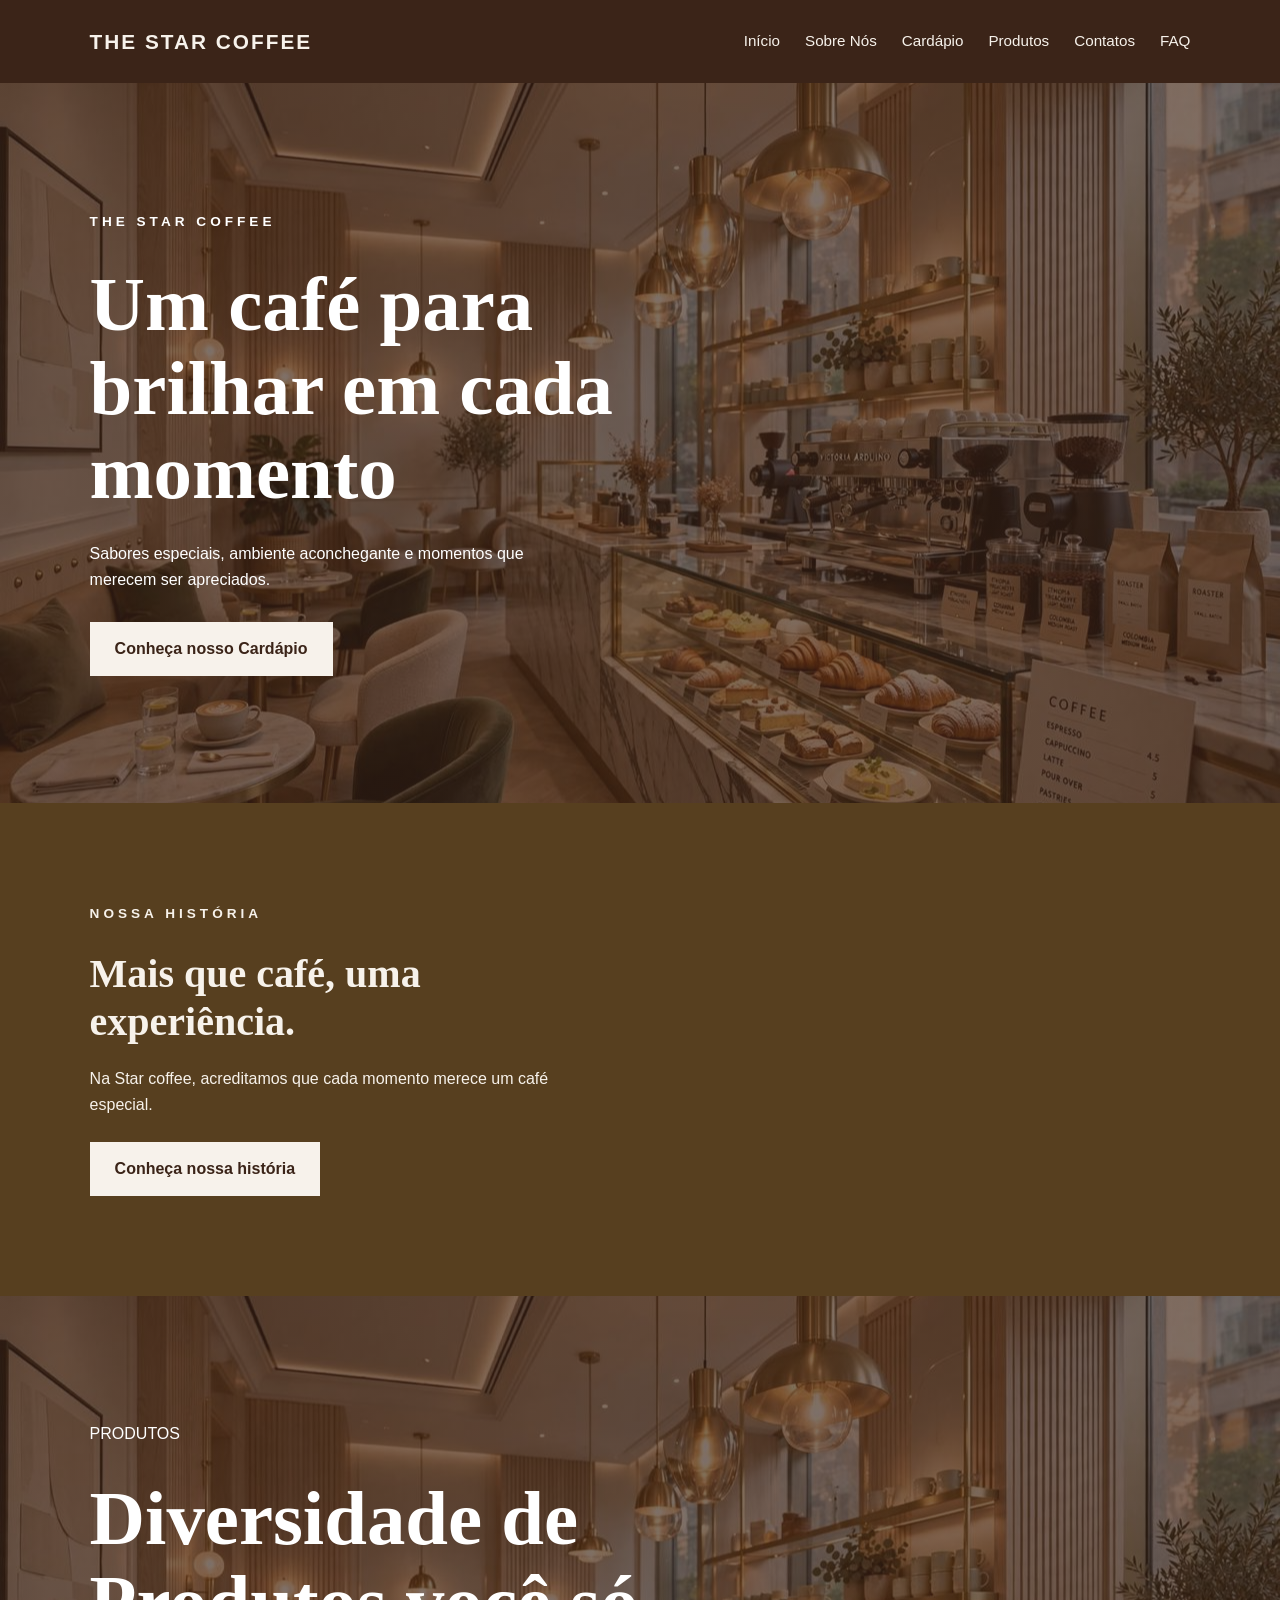
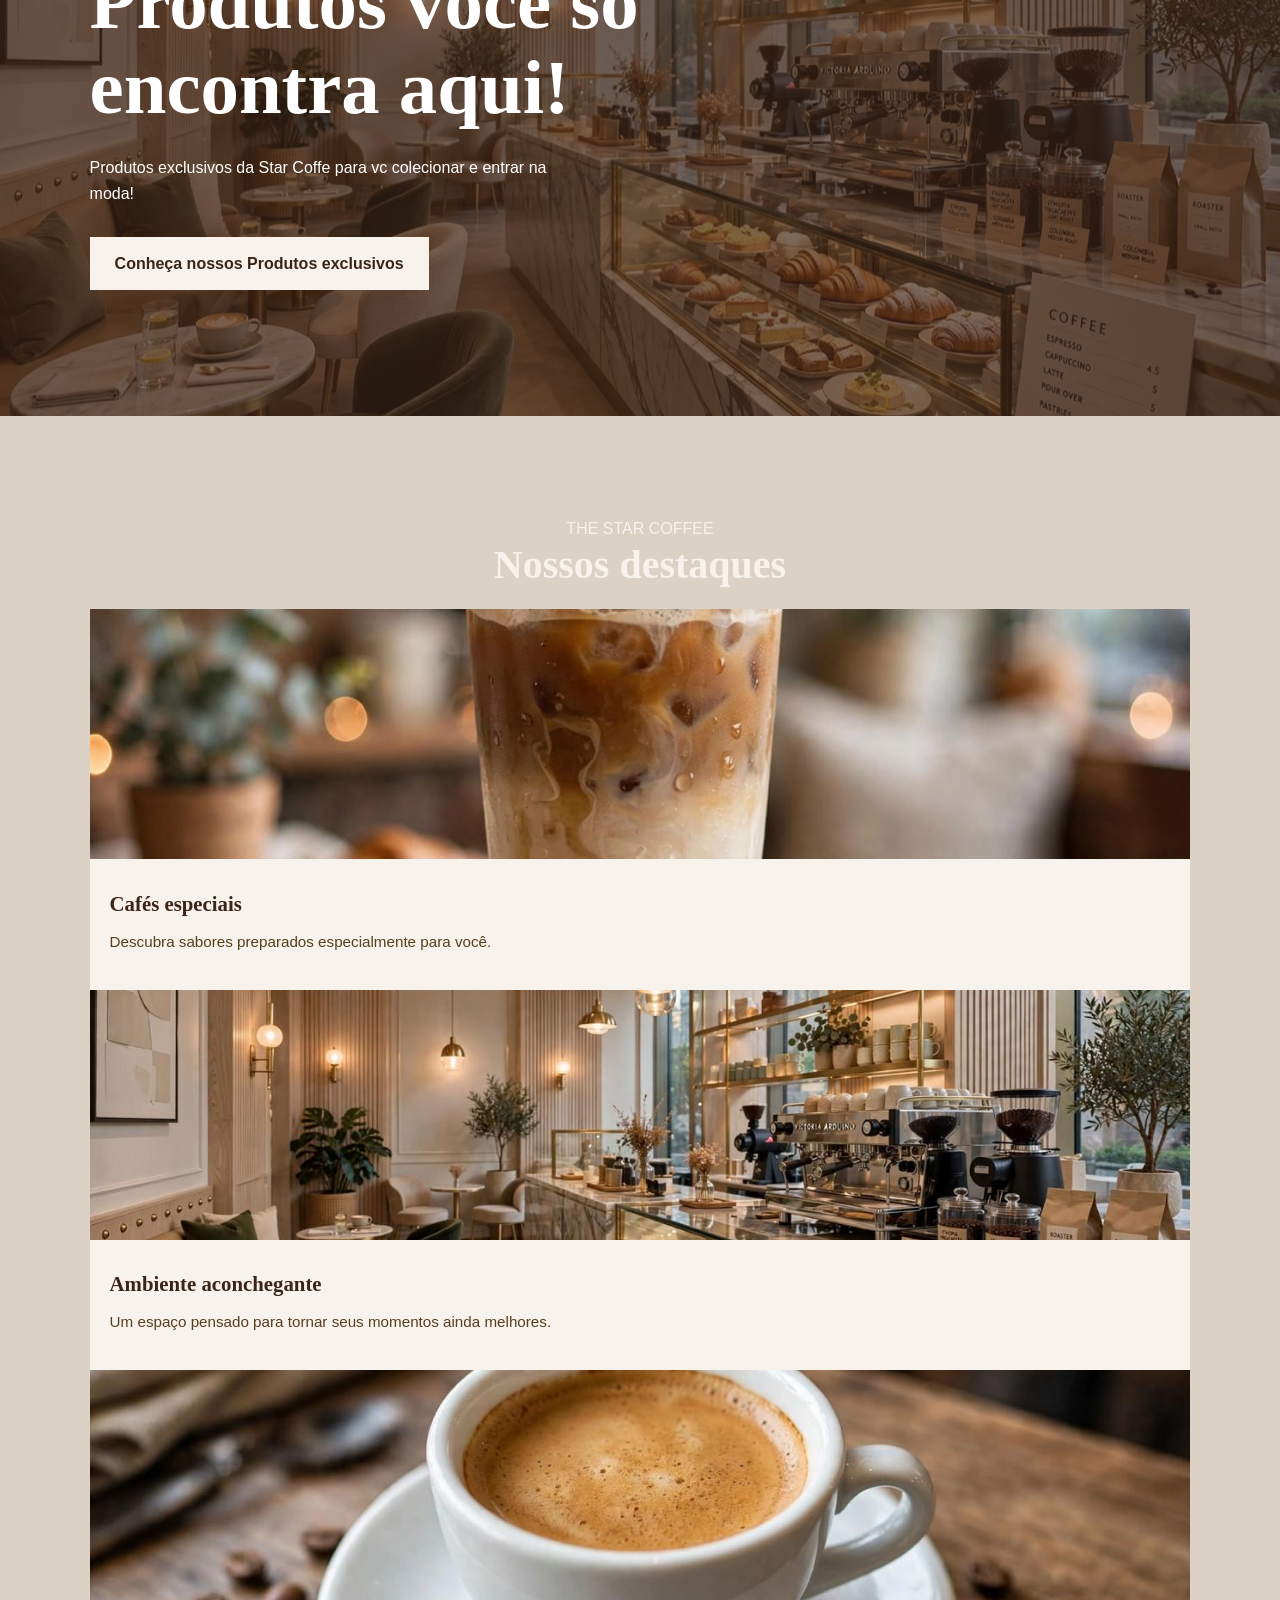
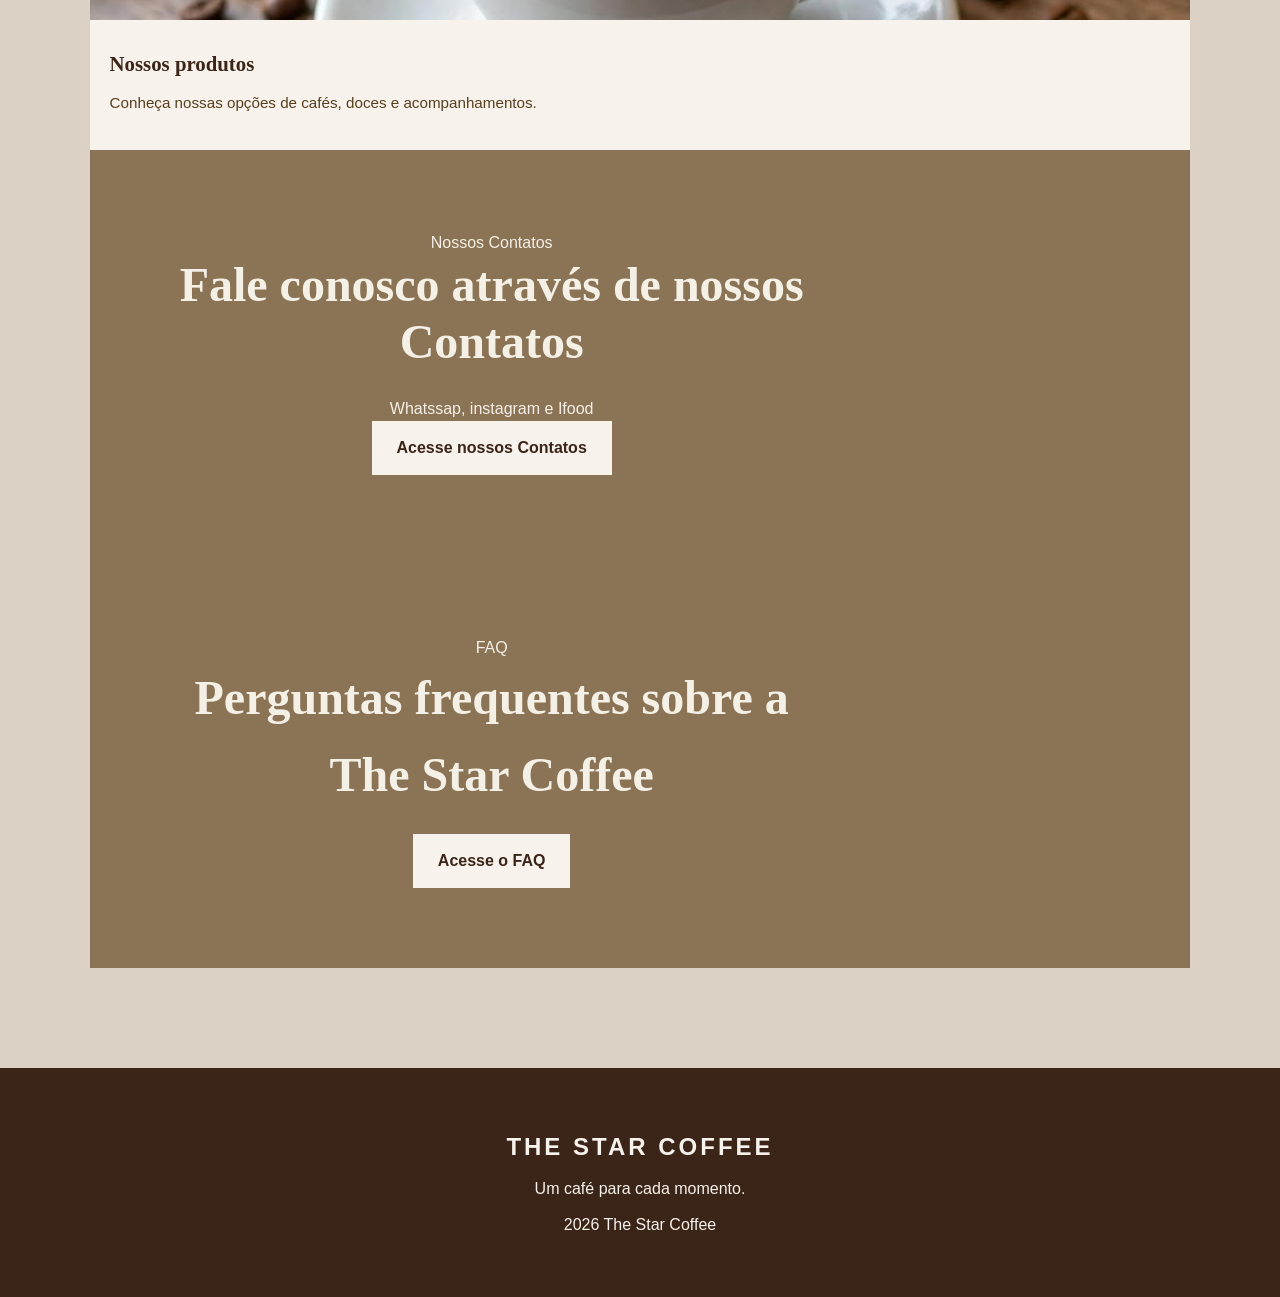
<file: the-star-coffee/index.html>
<!DOCTYPE html>
<html lang="pt-BR">
<head>
    <meta charset="UTF-8">
    <meta name="viewport" content="width=device-width, initial-scale=1.0">
    <title>The Star Coffee</title>
<!--conecta o HTML ao seu arquivo CSS-->
    <link rel="stylesheet" href="./css/style.css">
</head>

<body>
    <!--cabeçalho-->
    <header class="cabecalho">
        <!--link-->
        <!--class=logo - permite estilizar esse link pelo css-->
        <a href="index.html" class="logo">
            THE STAR COFFEE
        </a>
<!--menu-->

        <nav class="menu">
            <a href="index.html">Início</a>
            <a href="sobre.html">Sobre Nós</a>
            <a href="cardapio.html">Cardápio</a>
            <a href="produtos.html">Produtos</a>
            <a href="contato.html">Contatos</a>
            <a href="faq.html">FAQ</a>
        </nav>

    </header>
<!--conteudo principal da página-->
    <main>
        <!--cardápio-->
        <!--hero permite que o css coloque o estilo dessa parte-->
        <section class="hero">
            <!--div = usado para organizar elementos-->
            <div class="hero-conteudo">
                <p class="subtitulo">
                    THE STAR COFFEE
                </p>

                <h1>
                    Um café para brilhar em cada momento
                </h1>

                <p>
                    Sabores especiais, ambiente aconchegante e momentos que merecem ser apreciados.
                </p>

                <a href="cardapio.html" class="botao">
                    Conheça nosso Cardápio
                </a>

            </div>

        </section>
        <!--seção sobre nós-->
        <section class="sobre">
            <div class="sobre-texto">
                <p class="subtitulo">
                    NOSSA HISTÓRIA
                </p>

                <h2>
                    Mais que café, uma experiência.
                </h2>

                <p>
                    Na Star coffee, acreditamos que cada momento merece um café especial.
                </p>

                <a href="sobre.html" class="botao">
                    Conheça nossa história 
                </a>

            </div>

        </section>

        <!--produtos-->
        <section class="hero">
            <div class="hero-conteudo">
                <p class="subtítulo">
                    PRODUTOS
                </p>

                <h1>
                    Diversidade de Produtos você só encontra aqui!
                </h1>

                <p>
                    Produtos exclusivos da Star Coffe para vc colecionar e entrar na moda!
                </p>

                <a href="produtos.html" class="botao">
                    Conheça nossos Produtos exclusivos
                </a>

            </div>

        </section>
        <!--destaques-->
        <section class="destaques">
            <p class="subtítulo">
                THE STAR COFFEE
            </p>

            <h2>
                Nossos destaques
            </h2>

            <div class="cards">
                
                

        <article class="card">
                <img src="img/cafecreme.jpeg" alt="Café especial">

                <div class="card-conteudo">

                    <h3>
                        Cafés especiais
                    </h3>

                    <p>
                        Descubra sabores preparados especialmente para você.
                    </p>

                </div>

            </article>

            <article class="card">
                <img src="img/ambiente.jpeg" alt="Ambiente da Cafeteria">

                <div class="card-conteudo">

                    <h3>
                         Ambiente aconchegante
                    </h3>

                    <p>
                        Um espaço pensado para tornar seus momentos ainda melhores.
                    </p>
                            
                </div>

            </article>

            <article class="card">

                <img src="img/cafeexpresso.jpeg" alt="Produtos da Cafeteria">

                <div class="card-conteudo">

                    <h3>
                        Nossos produtos
                    </h3>

                    <p>
                        Conheça nossas opções de cafés, doces e acompanhamentos.
                    </p>

                </div>

            </article>

            <!--contatos-->

            <section class="contato">
                <div class="hero-conteudo">
                    <p class="subtítulo">
                        Nossos Contatos
                    </p>

                    <h1>
                        Fale conosco através de nossos Contatos
                    </h1>

                    <p>
                        Whatssap, instagram e Ifood
                    </p>

                    <a href="contato.html" class="botao">
                        Acesse nossos Contatos
                    </a>

                </div>

            </section>
            <!--faq-->
            <section class="faq">
                <div class="hero-conteudo">
                    <p class="subtítulo">
                        FAQ
                    </p>

                    <h1>
                        Perguntas frequentes sobre a The Star Coffee
                    </h1>


                    <a href="faq.html" class="botao">
                        Acesse o FAQ
                    </a>

                </div>

            </section>

                

                </article>

            </div>

        </section>

    </main>

    <footer class="rodape">
        <h2>
            THE STAR COFFEE
        </h2>

        <p>
            Um café para cada momento.
        </p>

        <p>
            2026 The Star Coffee
        </p>

    </footer>

    
    
    
</body>
</html>
</file>
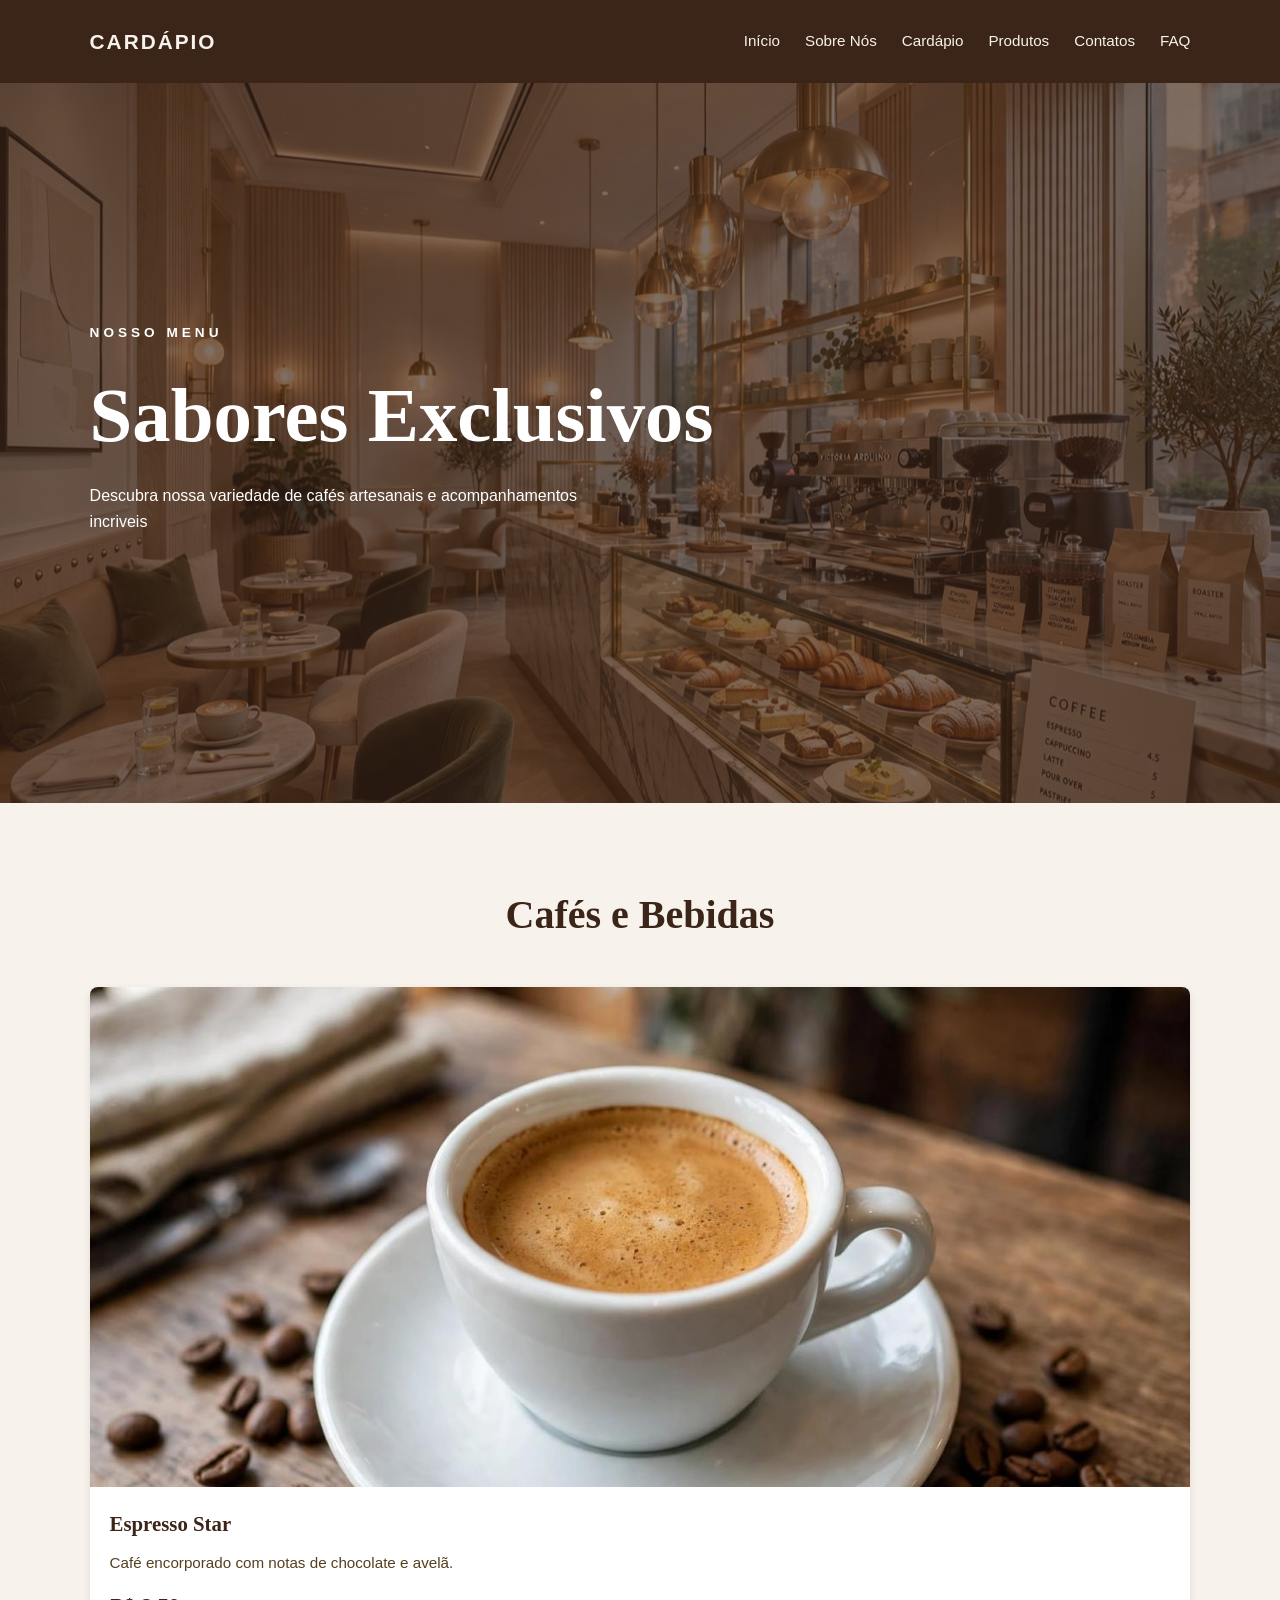
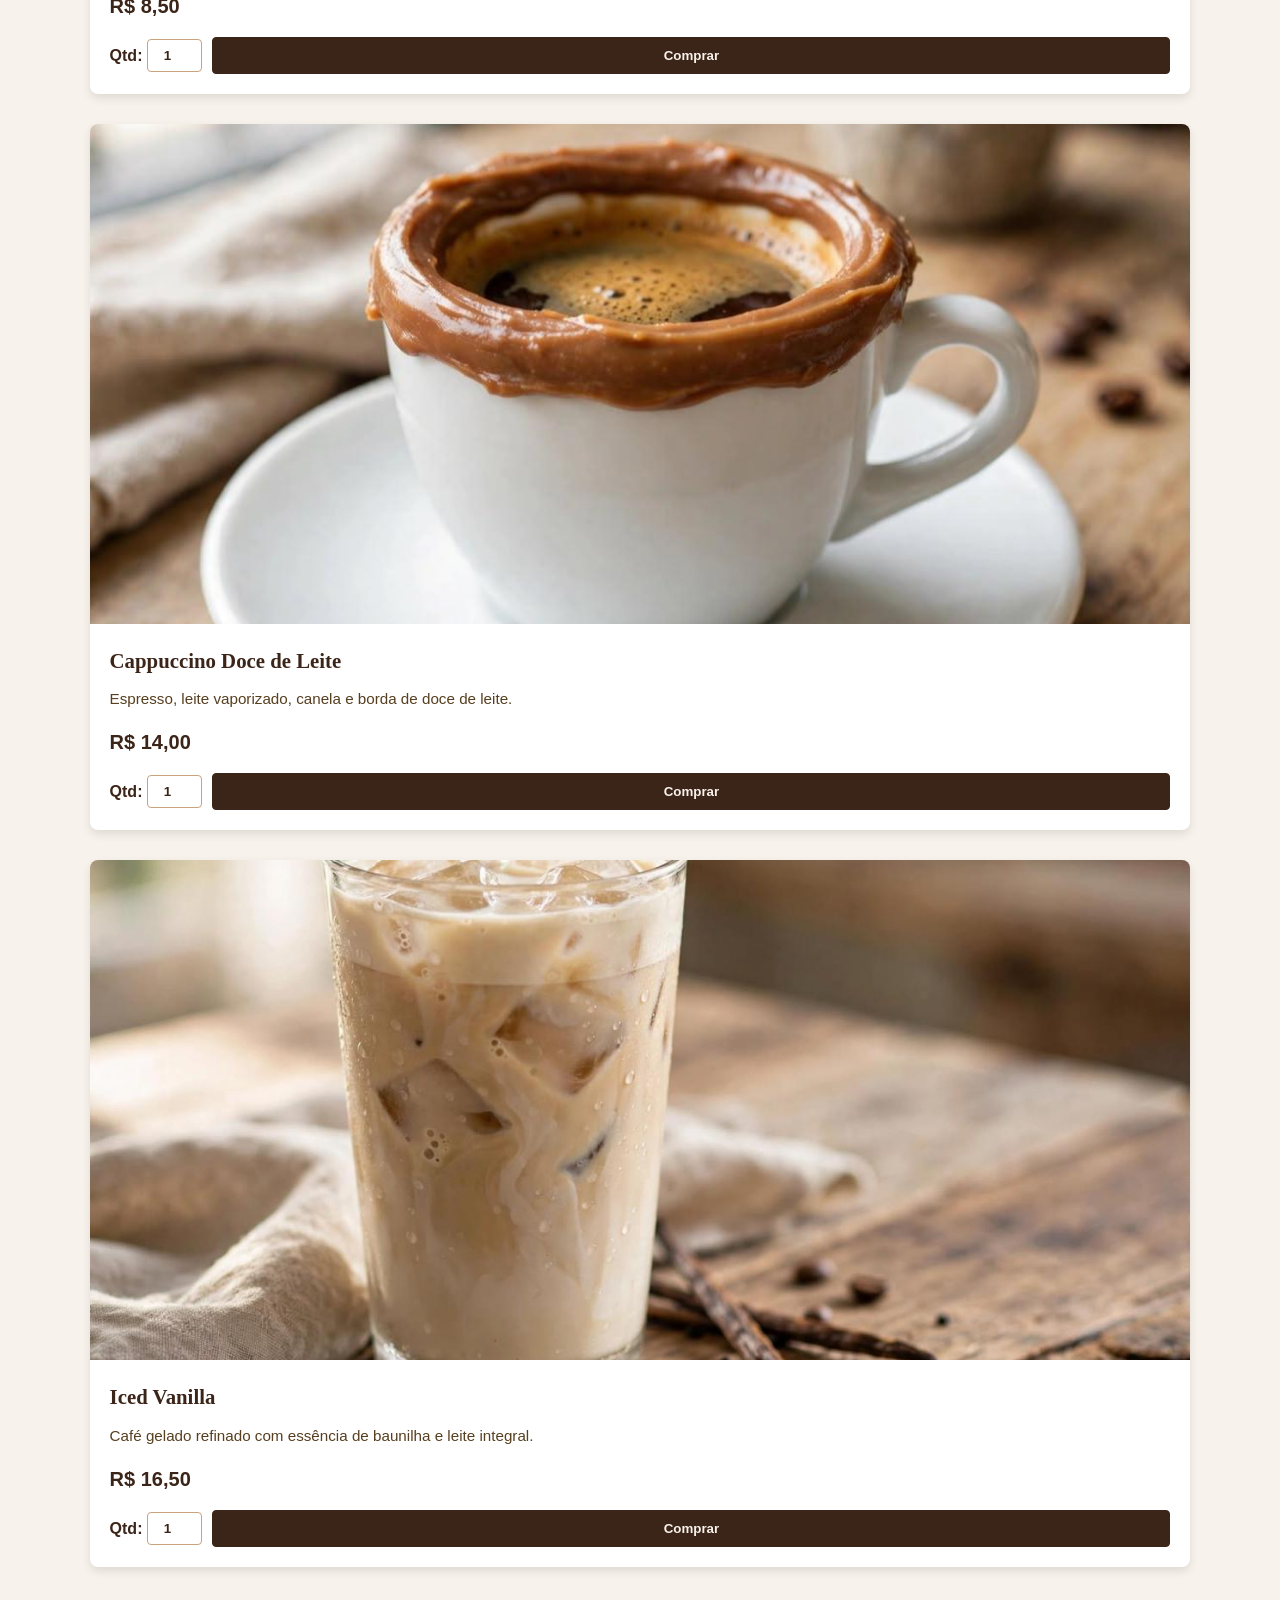
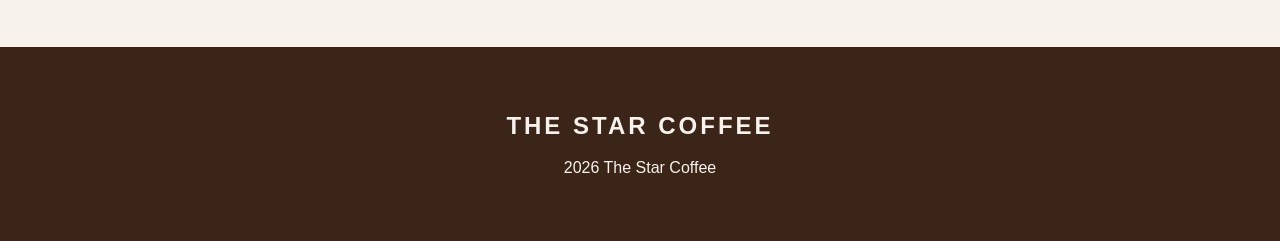
<file: the-star-coffee/cardapio.html>
<!DOCTYPE html>
<html lang="pt-BR">
<head>
    <meta charset="UTF-8">
    <meta name="viewport" content="width=device-width, initial-scale=1.0">
    <title>Cardápio</title>
    <link rel="stylesheet" href="./css/style.css">
</head>

<body>
    <header class="cabecalho">
        <a href="index.html" class="logo">
            CARDÁPIO
        </a>

        <nav class="menu">
            <a href="index.html">Início</a>
            <a href="sobre.html">Sobre Nós</a>
            <a href="cardapio.html">Cardápio</a>
            <a href="produtos.html">Produtos</a>
            <a href="contato.html">Contatos</a>
            <a href="faq.html">FAQ</a>

        </nav>
    </header>

    <main>
        <section class="hero">
            <div class="hero-conteudo">
                <p class="subtitulo">NOSSO MENU</p>
                <h1>Sabores Exclusivos</h1>
                <p>Descubra nossa variedade de cafés artesanais e acompanhamentos incriveis</p>
            </div>
        </section>

        <section class="vitrine">
    <div class="secao-titulo">
        <h2>Cafés e Bebidas</h2>
    </div>

    <div class="grid-produtos">
        <!-- Espresso -->
        <article class="card-produto">
            <img src="img/cafeexpresso.jpeg" alt="Espresso Especial">
            <div class="card-conteudo">
                <h3>Espresso Star</h3>
                <p>Café encorporado com notas de chocolate e avelã.</p>
                <div class="preco-acao">
                    <span class="preco">R$ 8,50</span>
                </div>
                <div class="acoes-compra">
                    <div class="qtd-container">
                        <label for="qtd-espresso">Qtd:</label>
                        <input type="number" id="qtd-espresso" class="qtd-input" value="1" min="1">
                    </div>
                    <button class="btn-comprar">Comprar</button>
                </div>
            </div>
        </article>

        <!-- Cappuccino -->
        <article class="card-produto">
            <img src="img/cafedoceleite.jpeg" alt="Cappuccino Cremoso">
            <div class="card-conteudo">
                <h3>Cappuccino Doce de Leite</h3>
                <p>Espresso, leite vaporizado, canela e borda de doce de leite.</p>
                <div class="preco-acao">
                    <span class="preco">R$ 14,00</span>
                </div>
                <div class="acoes-compra">
                    <div class="qtd-container">
                        <label for="qtd-cappuccino">Qtd:</label>
                        <input type="number" id="qtd-cappuccino" class="qtd-input" value="1" min="1">
                    </div>
                    <button class="btn-comprar">Comprar</button>
                </div>
            </div>
        </article>

        <!-- Iced Vanilla -->
        <article class="card-produto">
            <img src="img/cafebaunilha.jpeg" alt="Iced Coffee (Café Gelado)">
            <div class="card-conteudo">
                <h3>Iced Vanilla</h3>
                <p>Café gelado refinado com essência de baunilha e leite integral.</p>
                <div class="preco-acao">
                    <span class="preco">R$ 16,50</span>
                </div>
                <div class="acoes-compra">
                    <div class="qtd-container">
                        <label for="qtd-iced">Qtd:</label>
                        <input type="number" id="qtd-iced" class="qtd-input" value="1" min="1">
                    </div>
                    <button class="btn-comprar">Comprar</button>
                </div>
            </div>
        </article>
    </div>
</section>
    </main>

    <footer class="rodape">
        <h2>THE STAR COFFEE</h2>
        <p>2026 The Star Coffee</p>
    </footer>
</body>
</html>
</file>
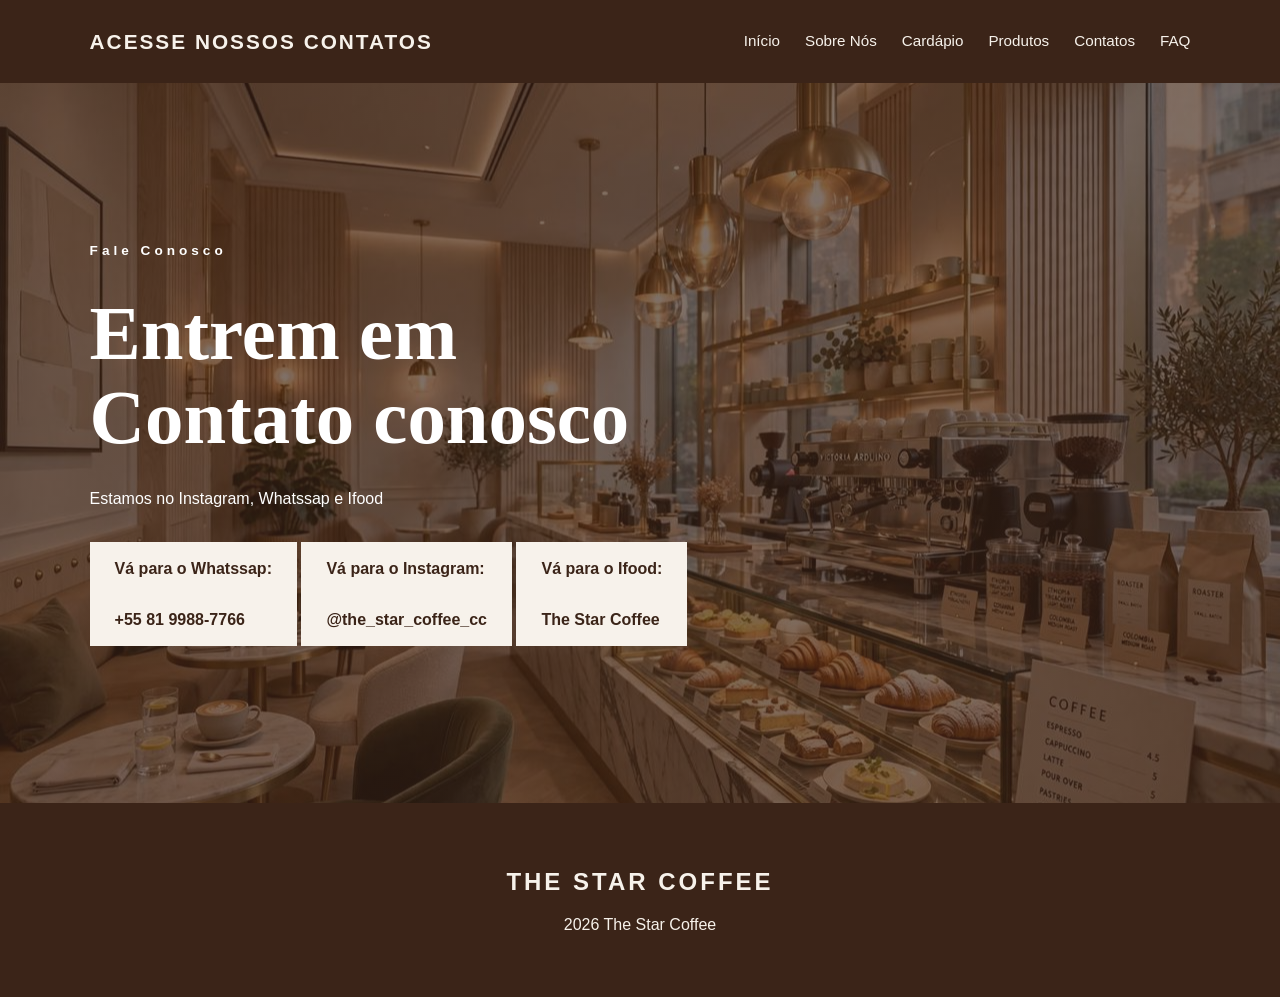
<file: the-star-coffee/contato.html>
<!DOCTYPE html>
<html lang="pt-BR">
<head>
    <meta charset="UTF-8">
    <meta name="viewport" content="width=device-width, initial-scale=1.0">
    <title>Cardápio</title>
    <link rel="stylesheet" href="./css/style.css">
</head>

<body>
    <header class="cabecalho">
        <a href="index.html" class="logo">
            ACESSE NOSSOS CONTATOS
        </a>

        <!--menu-->

        <nav class="menu">
            <a href="index.html">Início</a>
            <a href="sobre.html">Sobre Nós</a>
            <a href="cardapio.html">Cardápio</a>
            <a href="produtos.html">Produtos</a>
            <a href="contato.html">Contatos</a>
            <a href="faq.html">FAQ</a>
        </nav>

    </header>

    <main>
        <section class="hero">
            <div class="hero-conteudo">
                <p class="subtitulo">Fale Conosco</p>
                <h1>Entrem em Contato conosco</h1>
                <p>Estamos no Instagram, Whatssap e Ifood</p>

                <a href="#whatssap.html" class="botao">
                    Vá para o Whatssap:
                    <br><br>
                    +55 81 9988-7766
                </a>
                
            

                <a href="#instagram.html" class="botao">
                    Vá para o Instagram:
                    <br><br>
                    @the_star_coffee_cc
                </a>
                
                

                <a href="#ifood.html" class="botao">
                    Vá para o Ifood:
                    <br><br>
                    The Star Coffee
                </a>
                
                
            </div>
        </section>
    </main>

    <footer class="rodape">
        <h2>THE STAR COFFEE</h2>
        <p>2026 The Star Coffee</p>
    </footer>

</body>
</html>
</file>
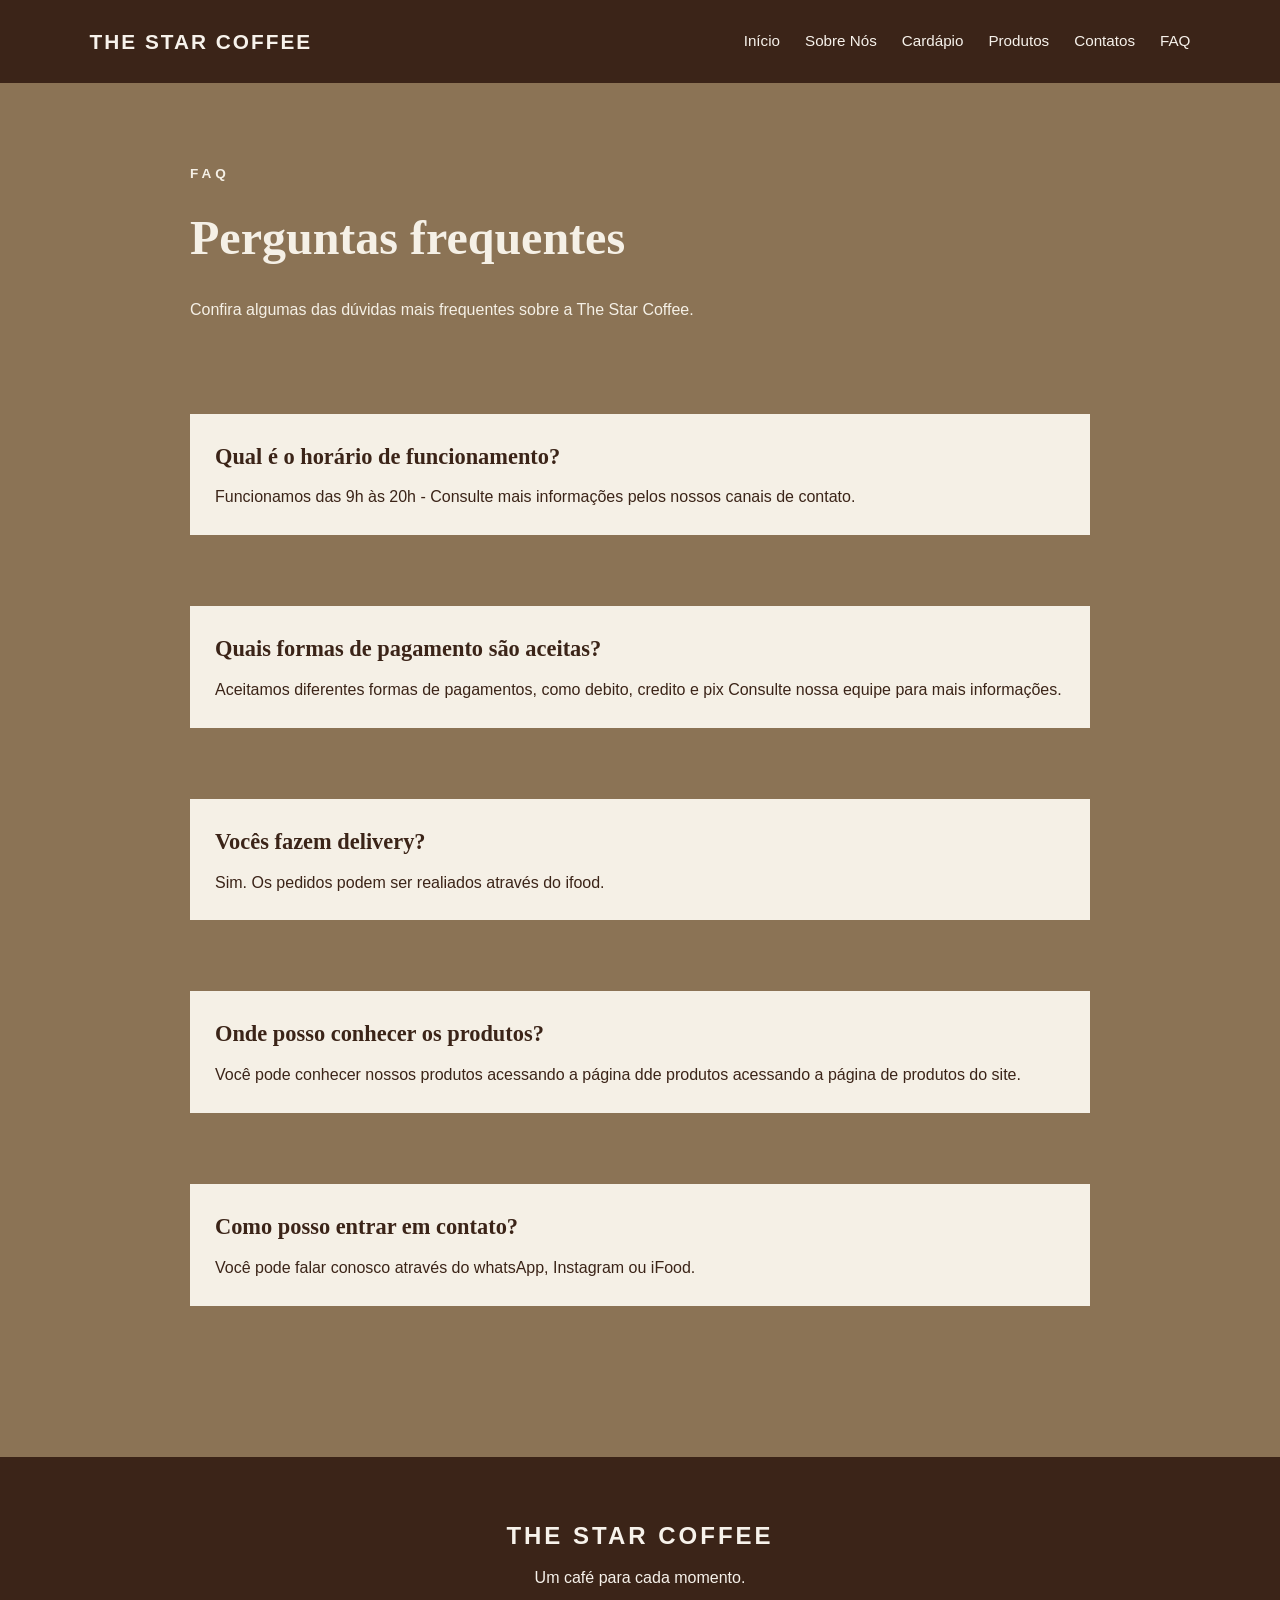
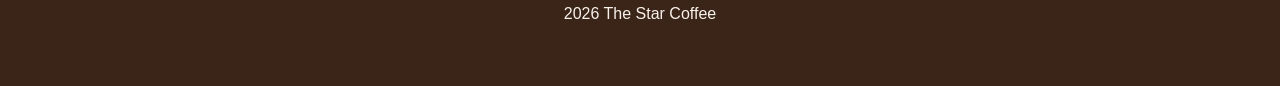
<file: the-star-coffee/faq.html>
<!DOCTYPE html>
<html lang="pt-BR">
<head>
    <meta charset="UTF-8">
    <meta name="viewport" content="width=device-width, initial-scale=1.0">
    <title>FAQ - The Star Coffee</title>
    <link rel="stylesheet" href="./css/style.css">
</head>

<body>
    <header class="cabecalho">
        <a href="index.html" class="logo">
            THE STAR COFFEE
        </a>

        <!--menu-->

        <nav class="menu">
            <a href="index.html">Início</a>
            <a href="sobre.html">Sobre Nós</a>
            <a href="cardapio.html">Cardápio</a>
            <a href="produtos.html">Produtos</a>
            <a href="contato.html">Contatos</a>
            <a href="faq.html">FAQ</a>
        </nav>
        
    </header>

    <main>
        <section class="faq">
            <div class="faq-conteudo">
                <p class="subtitulo">FAQ</p>

                <h1>Perguntas frequentes</h1>

                <p>
                    Confira algumas das dúvidas mais frequentes sobre a The Star Coffee.
                </p>
                <br><br>

                <div class="perguntas">
                    <article class="pergunta">
                        <h2>Qual é o horário de funcionamento?</h2>
                        <p>
                            Funcionamos das 9h às 20h - Consulte mais informações pelos nossos canais de contato.
                        </p>
                    </article>
                    <br><br>

                    <article class="pergunta">
                        <h2>Quais formas de pagamento são aceitas?</h2>
                        <p>
                            Aceitamos diferentes formas de pagamentos, como debito, credito e pix
                            Consulte nossa equipe para mais informações.
                        </p>
                    </article>
                    <br><br>

                    <article class="pergunta">
                        <h2>Vocês fazem delivery?</h2>
                        <p>
                            Sim. Os pedidos podem ser realiados através do ifood.
                        </p>
                    </article>
                    <br><br>

                    <article class="pergunta">
                        <h2>Onde posso conhecer os produtos?</h2>
                        <p>Você pode conhecer nossos produtos acessando a página dde produtos acessando a página de produtos do site.</p>
                    </article>
                    <br><br>

                    <article class="pergunta">
                        <h2>Como posso entrar em contato?</h2>
                        <p>
                            Você pode falar conosco através do whatsApp, Instagram ou iFood.
                        </p>
                    </article>
                    <br><br>

                </div>

            </div>

        </section>
    </main>

    <footer class="rodape">
        <h2>THE STAR COFFEE</h2>
        <p>Um café para cada momento.</p>
        <p>2026 The Star Coffee</p>
    </footer>
</body>
</html>
</file>
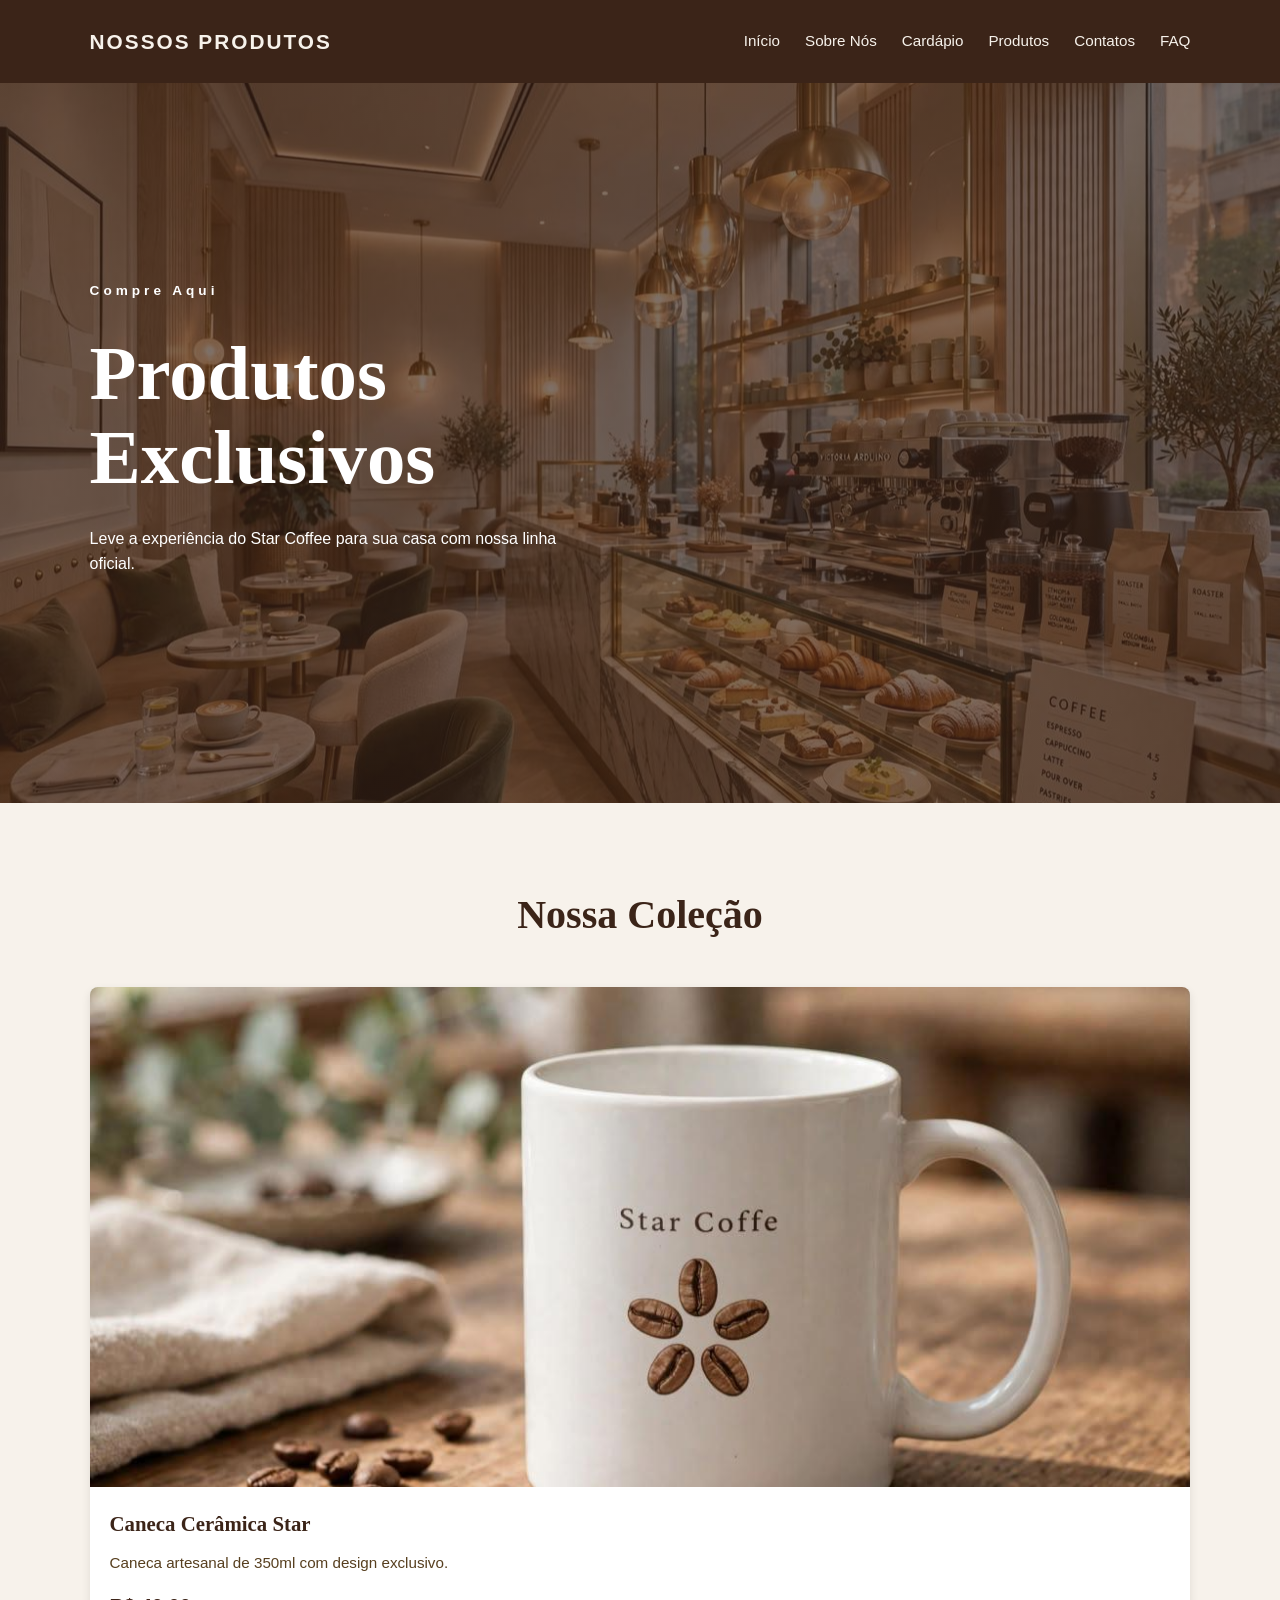
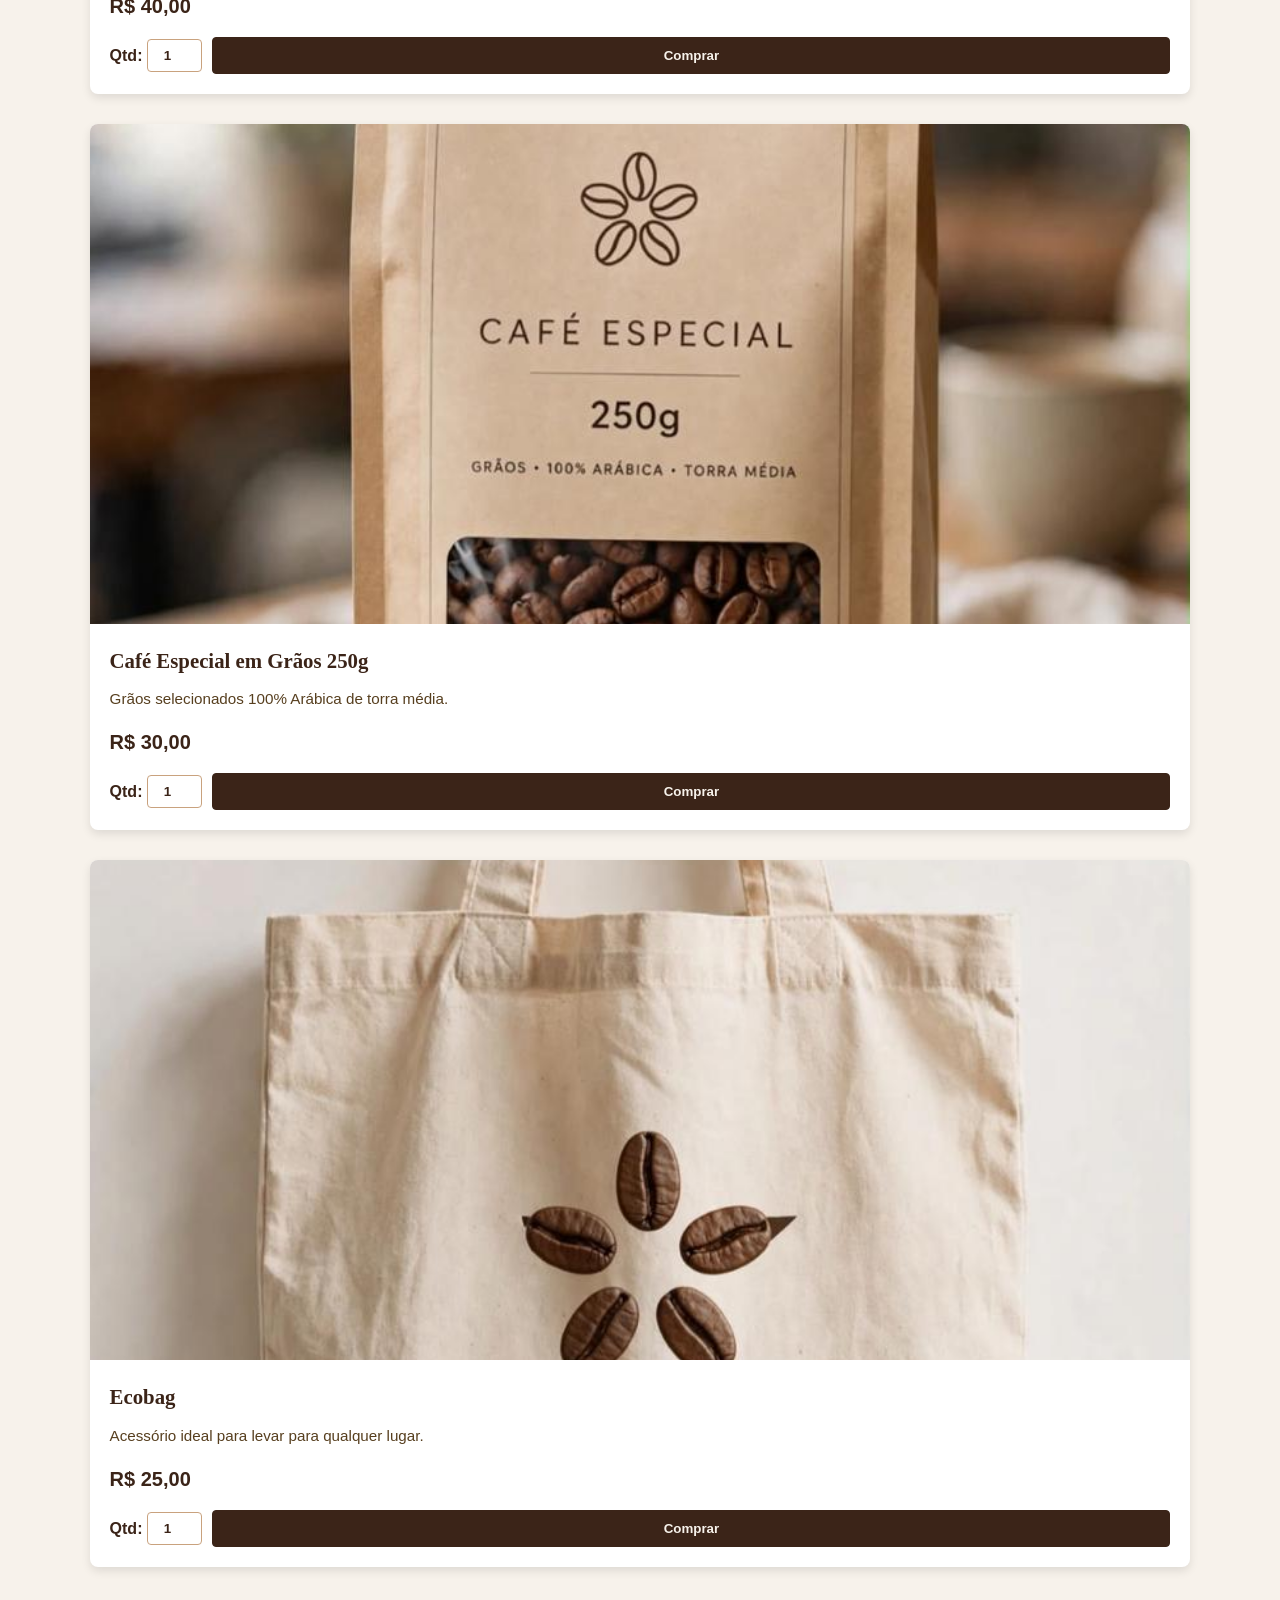
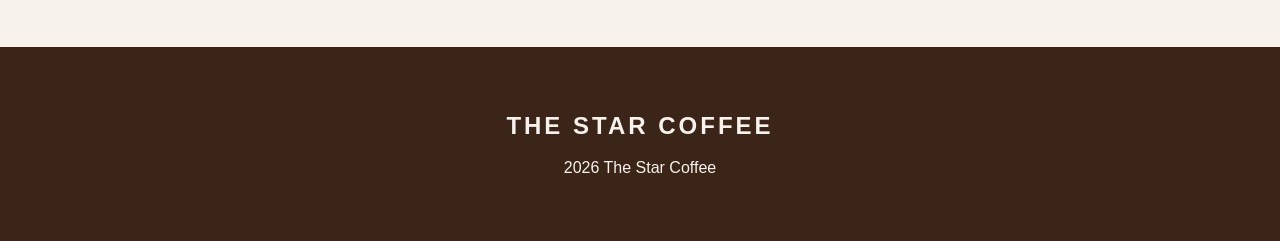
<file: the-star-coffee/produtos.html>
<!DOCTYPE html>
<html lang="pt-BR">
<head>
    <meta charset="UTF-8">
    <meta name="viewport" content="width=device-width, initial-scale=1.0">
    <title>Produtos - The Star Coffee</title>
    <link rel="stylesheet" href="./css/style.css">
</head>
<body>
    <header class="cabecalho">
        <a href="index.html" class="logo">NOSSOS PRODUTOS</a>
        <nav class="menu">
            <a href="index.html">Início</a>
            <a href="sobre.html">Sobre Nós</a>
            <a href="cardapio.html">Cardápio</a>
            <a href="produtos.html">Produtos</a>
            <a href="contato.html">Contatos</a>
            <a href="faq.html">FAQ</a>
        </nav>
    </header>

    <main>
        <section class="hero">
            <div class="hero-conteudo">
                <p class="subtitulo">Compre Aqui</p>
                <h1>Produtos Exclusivos</h1>
                <p>Leve a experiência do Star Coffee para sua casa com nossa linha oficial.</p>
            </div>
        </section>

        <section class="vitrine">
            <div class="secao-titulo">
                <h2>Nossa Coleção</h2>
            </div>
            
            <div class="grid-produtos">
                <!-- Caneca -->
                <article class="card-produto">
                    <img src="img/caneca.jpeg" alt="Caneca Star Coffee">
                    <div class="card-conteudo">
                        <h3>Caneca Cerâmica Star</h3>
                        <p>Caneca artesanal de 350ml com design exclusivo.</p>
                        <div class="preco-acao">
                            <span class="preco">R$ 40,00</span>
                        </div>
                        <div class="acoes-compra">
                            <div class="qtd-container">
                                <label for="qtd-caneca">Qtd:</label>
                                <input type="number" id="qtd-caneca" class="qtd-input" value="1" min="1">
                            </div>
                            <button class="btn-comprar">Comprar</button>
                        </div>
                    </div>
                </article>

                <!-- Café em Grãos -->
                <article class="card-produto">
                    <img src="img/cafegrao.jpeg" alt="Café em Grãos">
                    <div class="card-conteudo">
                        <h3>Café Especial em Grãos 250g</h3>
                        <p>Grãos selecionados 100% Arábica de torra média.</p>
                        <div class="preco-acao">
                            <span class="preco">R$ 30,00</span>
                        </div>
                        <div class="acoes-compra">
                            <div class="qtd-container">
                                <label for="qtd-grao">Qtd:</label>
                                <input type="number" id="qtd-grao" class="qtd-input" value="1" min="1">
                            </div>
                            <button class="btn-comprar">Comprar</button>
                        </div>
                    </div>
                </article>

                <!-- Ecobag -->
                <article class="card-produto">
                    <img src="img/ecobag.jpeg" alt="Bolsa - Ecobag">
                    <div class="card-conteudo">
                        <h3>Ecobag</h3>
                        <p>Acessório ideal para levar para qualquer lugar.</p>
                        <div class="preco-acao">
                            <span class="preco">R$ 25,00</span>
                        </div>
                        <div class="acoes-compra">
                            <div class="qtd-container">
                                <label for="qtd-ecobag">Qtd:</label>
                                <input type="number" id="qtd-ecobag" class="qtd-input" value="1" min="1">
                            </div>
                            <button class="btn-comprar">Comprar</button>
                        </div>
                    </div>
                </article>
            </div>
        </section>
    </main>

    <footer class="rodape">
        <h2>THE STAR COFFEE</h2>
        <p>2026 The Star Coffee</p>
    </footer>
</body>
</html>
</file>
<file: the-star-coffee/css/style.css>
*{
    margin: 0;
    padding: 0;
    box-sizing: border-box;
}

html {
    scroll-behavior: smooth
}

body {
    font-family: Arial, sans-serif;
    background-color: #573f1f;
    color: #f7f2eb;
    line-height: 1.6;

}

a {
    text-decoration: none;
    color: inherit;
}

.cabecalho {
    width: 100%;
    padding: 25px 7%;

    display: flex;
    justify-content: space-between;
    align-items: center;

    background-color: #3b2418;
    color: #f7f2eb;
}

.logo {
    font-size: 1.3rem;
    font-weight: bold;
    letter-spacing: 2px;
}

.menu {
    display: flex;
    gap: 25px;
}

.menu a {
    font-size: 0.95rem;
    transition: 0.3s;
}

.menu a:hover {
    color: #c9a27e;
}

.hero {
    min-height: 80vh;

    display: flex;
    align-items: center;

    padding: 80px 7%;

    background: 
        linear-gradient(
            rgba(59, 36, 24, 0.65),
            rgba(59, 36, 24, 0.65)
        ),
        url("../img/ambiente.jpeg");

    background-size: cover;
    background-position: center;

    color: #ffffff
}

.hero-conteudo {
    max-width: 650px;
}

.subtitulo {
    font-size: 0.85rem;
    letter-spacing: 4px;
    font-weight: bold;
    margin-bottom: 15px;
}

.hero h1 {
    font-family: Georgia, serif;
    font-size: clamp(2.5rem, 6vw, 5rem);
    line-height: 1.1;
    margin-bottom: 25px;
}

.hero p {
    max-width: 500px;
    margin-bottom: 30px;
}

/*botao*/

.botao {
    display: inline-block;

    padding: 14px  25px;

    background-color: #f7f2eb;
    color: #3b2418;

    font-weight: bold;

    transition: 0.3s; /*cor quando clica no botão*/
}

.botao:hover  {
    background-color: #c9a27e;
}

/*secao sobre*/

.sobre {
    padding: 100px  7%;

    display: grid;
    grid-template-columns: 1fr 1fr;
    gap: 60px;

    align-items: center;

}

.sobre-texto {
    max-width: 550px;
}

.sobre h2,
.destaques h2 {
    font-family: Georgia, serif;
    font-size: 2.5rem;
    line-height: 1.2;
    margin-bottom: 20px;
}

.sobre-texto p {
    margin-bottom: 25px;
}

.link {
    font-weight: bold;
    border-bottom: 1px solid #3b2418;
}

.sobre-imagem img {
    width: 100%;
    height: 450px;

    object-fit: cover;
}

/*Destaques*/

.destaques {
    padding: 100px 7%;

    background-color: #dbd1c5;

    text-align: center;
}

.card {
    background-color: #f7f2eb;
    text-align: left;
}

.card img {
    width: 100%;
    height: 250px;

    object-fit: cover;
}

.card-conteudo {
    padding: 25px;
}

.card h3 {
    font-family: Georgia, serif;
    font-size: 1.4rem;
    margin-bottom: 10px;
}

/*rodapé*/

.rodape {
    padding: 60px 7%;

    background-color: #3b2418;
    color: #f7f2eb;

    text-align: center;
}

.rodape h2  {
    letter-spacing: 3px;
    margin-bottom: 10px;
}

.rodape p {
    margin-top: 10px;
}



    /*contatos */

.contato {
    background-color: #8B7355;
    color: #F5F0E6;
    padding: 80px  7%;
}

    /*faq {
    background-color: #8B7355;
    color: #F5F0E6;
    padding: 80px 7%;
}*/

 /*contato
.contato {
    background-color: #8B7355;
    color: #F5F0E6;
    padding: 80px 7%;
}
    */

.contato h1 {
    font-family: Georgia, serif;
    font-size: 3rem;
    line-height: 1.2;
    margin-bottom: 25px;
}

.contatos-lista {
    display: grid;
    grid-template-columns: 1fr 1fr 1fr;
    gap: 25px;
    margin-top: 50px;
}

.contato-item {
    background-color: #F5F0E6;
    color: #3d2418;
    padding: 30px;
}

.contato-item h2 {
    font-family: Georgia, serif;
    margin-bottom: 15px;
}

.contato-item p {
    margin-bottom: 20px;
}

.contato-item .botao {
    background-color: #3b2418;
    color: #F5F0E6;
}

.contato-item .botao:hover {
    background-color: #c9a27e;
}

/*faq*/
.faq {
    background-color: #8B7355;
    color: #F5F0E6;
    padding: 80px 7%;
    
}

.faq-conteudo {
    max-width: 900px;
    margin: 0 auto;
}

.faq h1 {
    font-family: Georgia, serif;
    font-size: 3rem;
    margin-bottom: 20px;
}

.perguntas {
    margin-top: 40px;
}

.pergunta {
    background-color: #F5F0E6;
    color: #3b2418;
    padding: 25px;
    margin-bottom: 20px;
}

.pergunta h2 {
    font-family: Georgia, serif;
    font-size: 1.4rem;
    margin-bottom: 10px;
}
.pergunta p {
    margin: 0;
}

/*SOBRE NOS*/
.sobre-principal {
    padding: 100px 7%;

    display: grid;
    grid-template-columns: 1fr 1fr;

    gap: 60px;

    align-items: center;

    background-color: #F5F0E6;
    color: #3b2418;
}

.sobre-texto {
    max-width: 550px;
}
.sobre-principal h1 {
    font-family: Georgia, serif;

    font-size: 3rem;

    line-height: 1.2;

    margin-bottom: 25px;
}

.sobre-principal p {
    margin-bottom: 20px;
}
.sobre-imagem img {
    width: 100%;

    height: 450px;

    object-fit: cover;
}

/*nossa história*/

.nossa-historia {
    padding: 100px 7%;

    background-color: #8B7355;

    color: #F5F0E6;

    text-align: center;
}

.historia-conteudo {
    max-width: 800px;

    margin: 0 auto;
}

.nossa-historia h2 {
    font-family: Georgia, serif;

    font-size: 2.5rem;

    margin-bottom: 25px;
}

.nossa-historia p {
    margin-bottom: 20px;
}

/*Missão e Valores*/
.missao {
    padding: 100px 7%;

    background-color: #F5F0E6;

    color: #3b2418;

    text-align: center;
}

.missao h2 {
    font-family: Georgia, serif;

    font-size: 2.5rem;

    margin-bottom: 50px;
}

.missao-cards {
    display: grid;

    grid-template-columns: 1fr 1fr 1fr;

    gap: 25px;
}

.missao-card {
    background-color: #8B7355;

    color: #F5F0E6;

    padding: 35px;
}

.missao-card h3 {
    font-family: Georgia, serif;

    font-size: 1.5rem;

    margin-bottom: 15px;
}

/*pulblico*/

.publico {
    padding: 100px 7%;

    background-color: #573f1f;

    color: #F5F0E6;

    text-align: center;
}

.publico-conteudo {
    max-width: 700px;

    margin: 0 auto;   
}

.publico h2 {
    font-family: Georgia, serif;

    font-size: 2.5rem;

    margin-bottom: 25px;
}

.publico p {
    margin-bottom: 30px;
}

/*vitrine e cards de produto -- botoes comprar e qtd*/

.vitrine {
    padding: 80px 7%;
    background-color: #f7f2eb;
    color: #3b2418;
}

.secao-titulo {
    text-align: center;
    margin-bottom: 40px;
}

.secao-titulo h2 {
    font-family: Georgia, serif;
    font-size: 2.5rem;
}

/*exibe os cards lado a lado no desktop*/
.grid-produtos {
    display: grid;
    grid-template-columns: repeat(auto fit, minmax(280px, 1fr));
    gap: 30px;
}

.card-produto {
    background-color: #ffffff;
    border-radius: 8px;
    overflow: hidden;
    box-shadow: 0 4px 10px rgba(0, 0, 0, 0.1);
    display: flex;
    flex-direction: column;
    justify-content: space-between;
}

.card-produto img {
    width: 100%;
    height: 500px;
    object-fit: cover;
}

.card-conteudo {
    padding: 20px;
    display: flex;
    flex-direction: column;
    flex-grow: 1;
}

.card-conteudo h3 {
    font-family: Georgia, serif;
    font-size: 1.3rem;
    margin-bottom: 10px;
    color: #3b2418;
}

.card-conteudo p {
    font-size: 0.95rem;
    color: #573f1f;
    margin-bottom: 15px;
    flex-grow: 1;
}

.preco-acao {
    margin-bottom: 15px;
}

.preco {
    font-size: 1.25rem;
    font-weight: bold;
    color: #3b2418;
}

/*Acoes: Qtd + Botao comprar*/
.acoes-compra {
    display: flex;
    align-items: center;
    gap: 10px;
    margin-top: auto;
}

.qtd-container {
    display: flex;
    align-items: center;
    gap: 5px;
    font-weight: bold;
    color: #3b2418;
}

.qtd-input {
    width: 55px;
    padding: 8px;
    border: 1px solid #c9a27e;
    border-radius: 4px;
    text-align: center;
    font-weight: bold;
    color: #3b2418;
    outline: none;
}

.btn-comprar {
    flex: 1;
    padding: 10px 15px;
    background-color: #3b2418;
    color: #f7f2eb;
    border: 1px solid #3b2418;
    border-radius: 4px;
    font-weight: bold;
    cursor: pointer;
    transition: 0.3s;
}

.btn-comprar:hover {
    background-color: #c9a27e;
    color: #3b2418;
    border-color: #c9a27e;
}



/*responsividade*/
@media (max-width: 768px) {

    /*cabecalho*/
    .cabecalho {
        flex-direction: column;
        gap: 20px;
    }

    .menu {
        flex-wrap: wrap;
        justify-content: center;
        gap: 15px;
    }
/*pagina inicial*/
    .hero  {
        min-height: 70vh;
    }
/*sobre nos*/
    .sobre {
        grid-template-columns: 1fr;
        padding: 70px 7%;
    }

    .sobre-imagem img {
        height: 350px;
    }
    /* SOBRE NoS - pagina sobre.html */

    .sobre-principal {
        grid-template-columns: 1fr;
        padding: 70px 7%;
    }

    .sobre-principal h1 {
        font-size: 2.2rem;
    }

    .sobre-imagem img {
        height: 350px;
    }

    .cards {
        grid-template-columns: 1fr;
    }

    /* controle de quantidade e botão de compra*/
    .acoes-compra {
        display: flex;
        flex-direction: column;
        gap: 12px;
        margin-top: 15px;
    }

    .qtd-container {
        display: flex;
        align-items: center;
        gap: 8px;
        font-weight: bold;
        color: #3b2418;
    }


    .qtd-input,
    .btn-comprar {
        border-radius: 4px;
        border: 1px solid #c9a27e;
        font-weight: bold;
    }

    .qtd-input {
        width: 60px;
        padding: 6px;
        text-align: center;
        color: #3b2418;
    }

    .btn-comprar:hover {
        background: #c9a27e;
        color: #3b2418;
    }

    .contatos-lista {
        grid-template-columns: 1fr;
    }
    .contato h1 {
        font-size: 2.2rem;
    }

    /*faq*/
    .faq h1 {
        font-size: 2.2rem;
    }

    /*missão e valores*/
    .missao-card {
        grid-template-columns: 1fr;
    }

    .missao h2 {
        font-size: 2.2rem;
    }

    /*pulblico*/
    .publico h2 {
        font-size: 2.2rem;
    }

}
</file>
